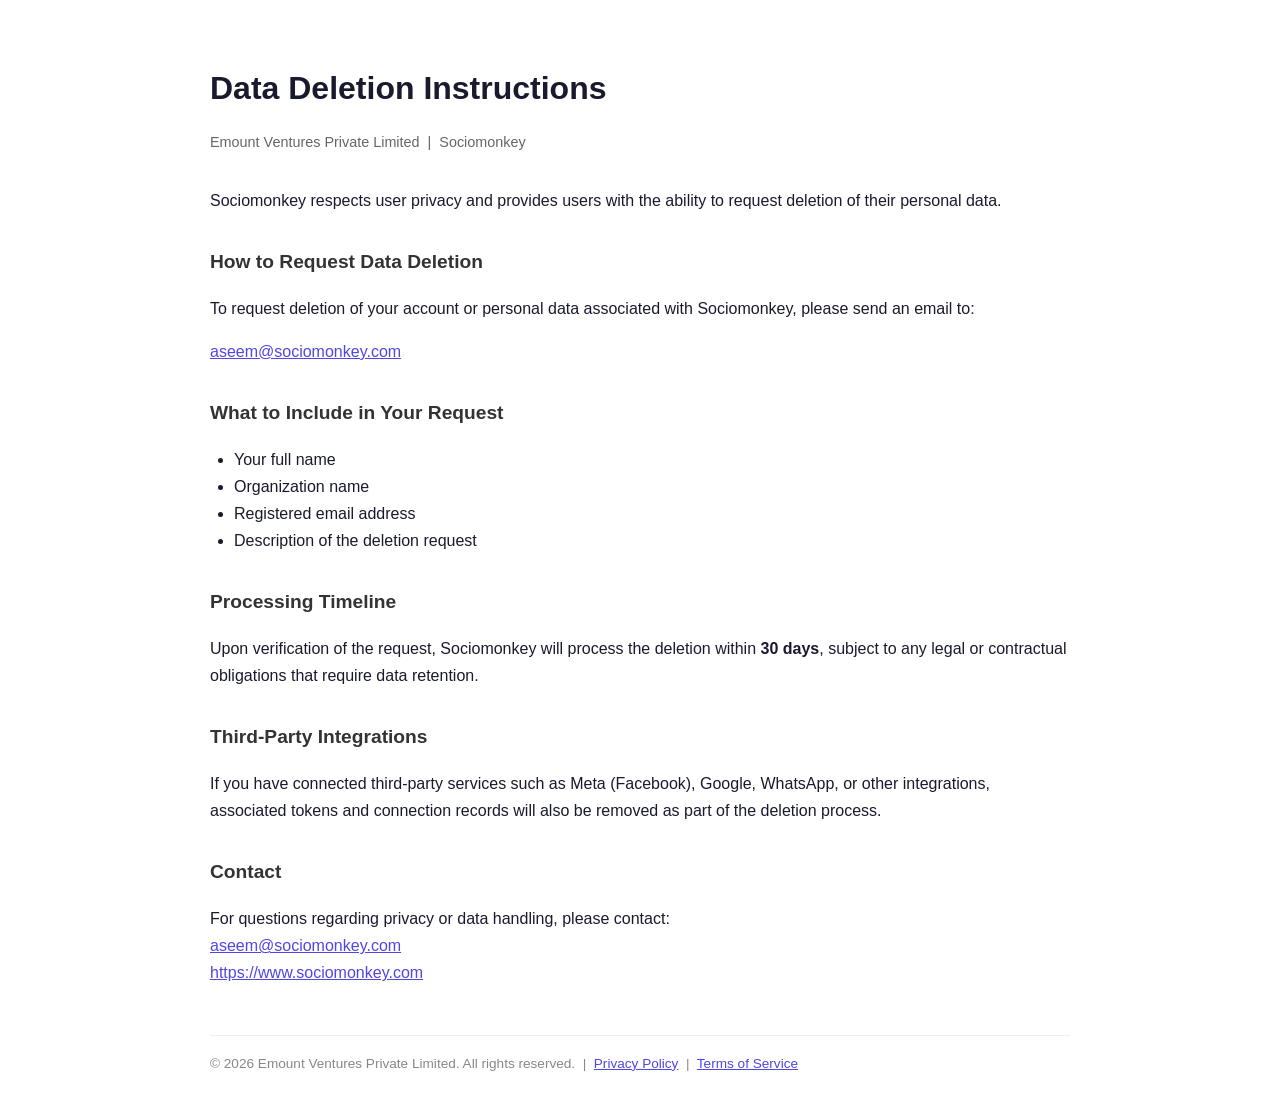
<file: data-deletion.html>
<!DOCTYPE html>
<html lang="en">
<head>
  <meta charset="UTF-8">
  <meta name="viewport" content="width=device-width, initial-scale=1.0">
  <title>Data Deletion – Sociomonkey</title>
  <style>
    body { font-family: -apple-system, BlinkMacSystemFont, 'Segoe UI', sans-serif; max-width: 860px; margin: 0 auto; padding: 40px 24px; color: #1a1a2e; line-height: 1.7; }
    h1 { font-size: 2rem; margin-bottom: 4px; }
    h2 { font-size: 1.2rem; margin-top: 2rem; color: #333; }
    .meta { color: #666; font-size: 0.9rem; margin-bottom: 2rem; }
    ul { padding-left: 1.5rem; }
    a { color: #4f46e5; }
    footer { margin-top: 3rem; padding-top: 1rem; border-top: 1px solid #eee; font-size: 0.85rem; color: #888; }
  </style>
</head>
<body>
  <h1>Data Deletion Instructions</h1>
  <p class="meta">Emount Ventures Private Limited &nbsp;|&nbsp; Sociomonkey</p>

  <p>Sociomonkey respects user privacy and provides users with the ability to request deletion of their personal data.</p>

  <h2>How to Request Data Deletion</h2>
  <p>To request deletion of your account or personal data associated with Sociomonkey, please send an email to:</p>
  <p><a href="mailto:aseem@sociomonkey.com">aseem@sociomonkey.com</a></p>

  <h2>What to Include in Your Request</h2>
  <ul>
    <li>Your full name</li>
    <li>Organization name</li>
    <li>Registered email address</li>
    <li>Description of the deletion request</li>
  </ul>

  <h2>Processing Timeline</h2>
  <p>Upon verification of the request, Sociomonkey will process the deletion within <strong>30 days</strong>, subject to any legal or contractual obligations that require data retention.</p>

  <h2>Third-Party Integrations</h2>
  <p>If you have connected third-party services such as Meta (Facebook), Google, WhatsApp, or other integrations, associated tokens and connection records will also be removed as part of the deletion process.</p>

  <h2>Contact</h2>
  <p>For questions regarding privacy or data handling, please contact:<br>
  <a href="mailto:aseem@sociomonkey.com">aseem@sociomonkey.com</a><br>
  <a href="https://www.sociomonkey.com">https://www.sociomonkey.com</a></p>

  <footer>© 2026 Emount Ventures Private Limited. All rights reserved. &nbsp;|&nbsp;
    <a href="/privacy.html">Privacy Policy</a> &nbsp;|&nbsp;
    <a href="/terms.html">Terms of Service</a>
  </footer>
</body>
</html>
</file>
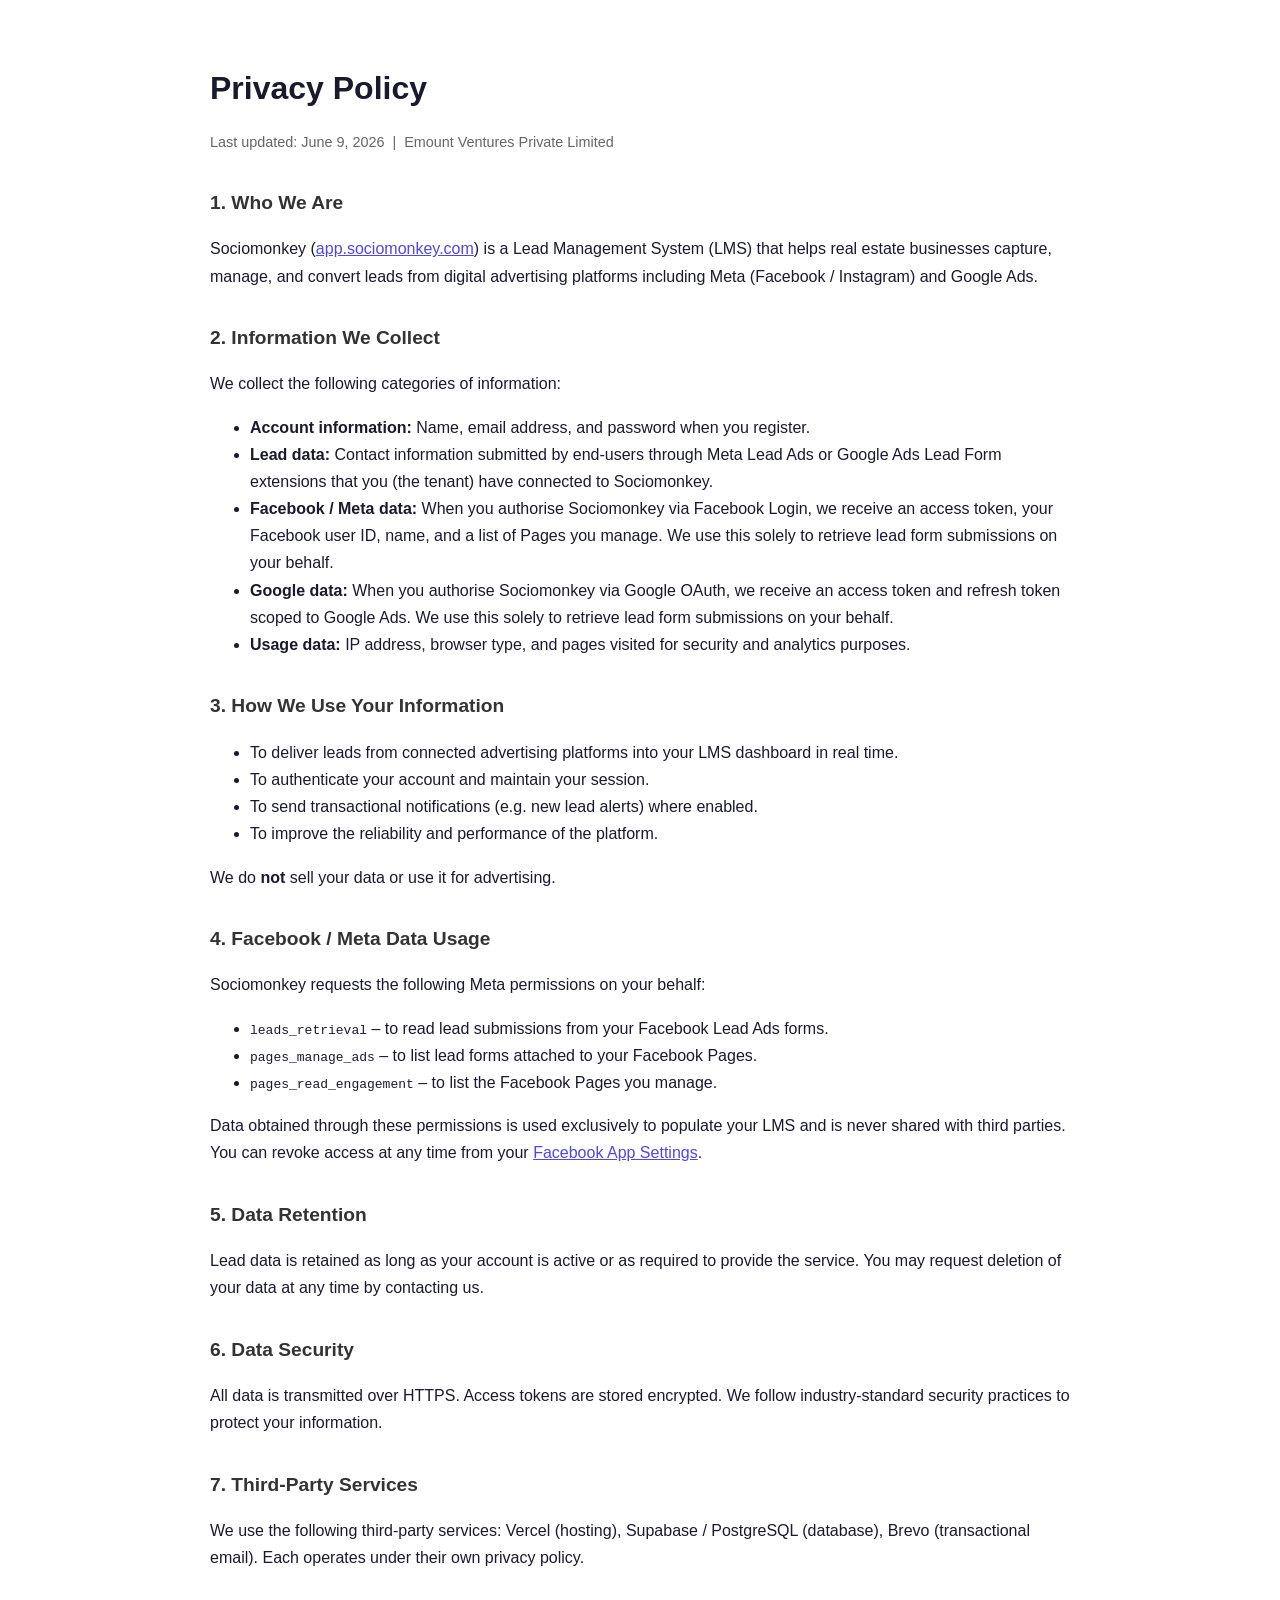
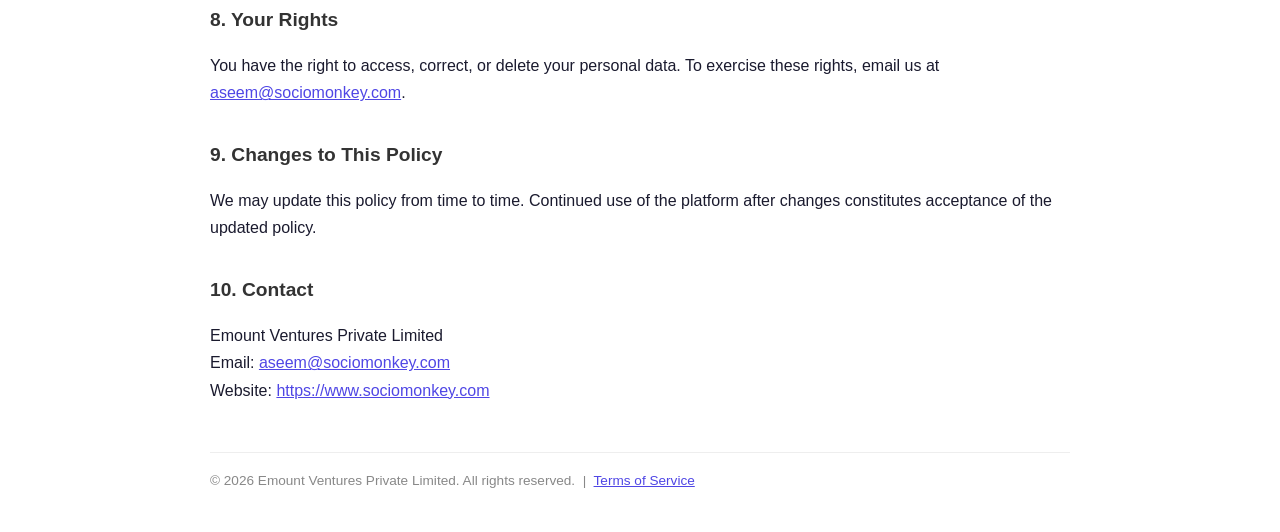
<file: privacy.html>
<!DOCTYPE html>
<html lang="en">
<head>
  <meta charset="UTF-8">
  <meta name="viewport" content="width=device-width, initial-scale=1.0">
  <title>Privacy Policy – Sociomonkey</title>
  <style>
    body { font-family: -apple-system, BlinkMacSystemFont, 'Segoe UI', sans-serif; max-width: 860px; margin: 0 auto; padding: 40px 24px; color: #1a1a2e; line-height: 1.7; }
    h1 { font-size: 2rem; margin-bottom: 4px; }
    h2 { font-size: 1.2rem; margin-top: 2rem; color: #333; }
    .meta { color: #666; font-size: 0.9rem; margin-bottom: 2rem; }
    a { color: #4f46e5; }
    footer { margin-top: 3rem; padding-top: 1rem; border-top: 1px solid #eee; font-size: 0.85rem; color: #888; }
  </style>
</head>
<body>
  <h1>Privacy Policy</h1>
  <p class="meta">Last updated: June 9, 2026 &nbsp;|&nbsp; Emount Ventures Private Limited</p>

  <h2>1. Who We Are</h2>
  <p>Sociomonkey (<a href="https://app.sociomonkey.com">app.sociomonkey.com</a>) is a Lead Management System (LMS) that helps real estate businesses capture, manage, and convert leads from digital advertising platforms including Meta (Facebook / Instagram) and Google Ads.</p>

  <h2>2. Information We Collect</h2>
  <p>We collect the following categories of information:</p>
  <ul>
    <li><strong>Account information:</strong> Name, email address, and password when you register.</li>
    <li><strong>Lead data:</strong> Contact information submitted by end-users through Meta Lead Ads or Google Ads Lead Form extensions that you (the tenant) have connected to Sociomonkey.</li>
    <li><strong>Facebook / Meta data:</strong> When you authorise Sociomonkey via Facebook Login, we receive an access token, your Facebook user ID, name, and a list of Pages you manage. We use this solely to retrieve lead form submissions on your behalf.</li>
    <li><strong>Google data:</strong> When you authorise Sociomonkey via Google OAuth, we receive an access token and refresh token scoped to Google Ads. We use this solely to retrieve lead form submissions on your behalf.</li>
    <li><strong>Usage data:</strong> IP address, browser type, and pages visited for security and analytics purposes.</li>
  </ul>

  <h2>3. How We Use Your Information</h2>
  <ul>
    <li>To deliver leads from connected advertising platforms into your LMS dashboard in real time.</li>
    <li>To authenticate your account and maintain your session.</li>
    <li>To send transactional notifications (e.g. new lead alerts) where enabled.</li>
    <li>To improve the reliability and performance of the platform.</li>
  </ul>
  <p>We do <strong>not</strong> sell your data or use it for advertising.</p>

  <h2>4. Facebook / Meta Data Usage</h2>
  <p>Sociomonkey requests the following Meta permissions on your behalf:</p>
  <ul>
    <li><code>leads_retrieval</code> – to read lead submissions from your Facebook Lead Ads forms.</li>
    <li><code>pages_manage_ads</code> – to list lead forms attached to your Facebook Pages.</li>
    <li><code>pages_read_engagement</code> – to list the Facebook Pages you manage.</li>
  </ul>
  <p>Data obtained through these permissions is used exclusively to populate your LMS and is never shared with third parties. You can revoke access at any time from your <a href="https://www.facebook.com/settings?tab=applications" target="_blank">Facebook App Settings</a>.</p>

  <h2>5. Data Retention</h2>
  <p>Lead data is retained as long as your account is active or as required to provide the service. You may request deletion of your data at any time by contacting us.</p>

  <h2>6. Data Security</h2>
  <p>All data is transmitted over HTTPS. Access tokens are stored encrypted. We follow industry-standard security practices to protect your information.</p>

  <h2>7. Third-Party Services</h2>
  <p>We use the following third-party services: Vercel (hosting), Supabase / PostgreSQL (database), Brevo (transactional email). Each operates under their own privacy policy.</p>

  <h2>8. Your Rights</h2>
  <p>You have the right to access, correct, or delete your personal data. To exercise these rights, email us at <a href="mailto:aseem@sociomonkey.com">aseem@sociomonkey.com</a>.</p>

  <h2>9. Changes to This Policy</h2>
  <p>We may update this policy from time to time. Continued use of the platform after changes constitutes acceptance of the updated policy.</p>

  <h2>10. Contact</h2>
  <p>Emount Ventures Private Limited<br>
  Email: <a href="mailto:aseem@sociomonkey.com">aseem@sociomonkey.com</a><br>
  Website: <a href="https://www.sociomonkey.com">https://www.sociomonkey.com</a></p>

  <footer>© 2026 Emount Ventures Private Limited. All rights reserved. &nbsp;|&nbsp; <a href="/terms.html">Terms of Service</a></footer>
</body>
</html>
</file>
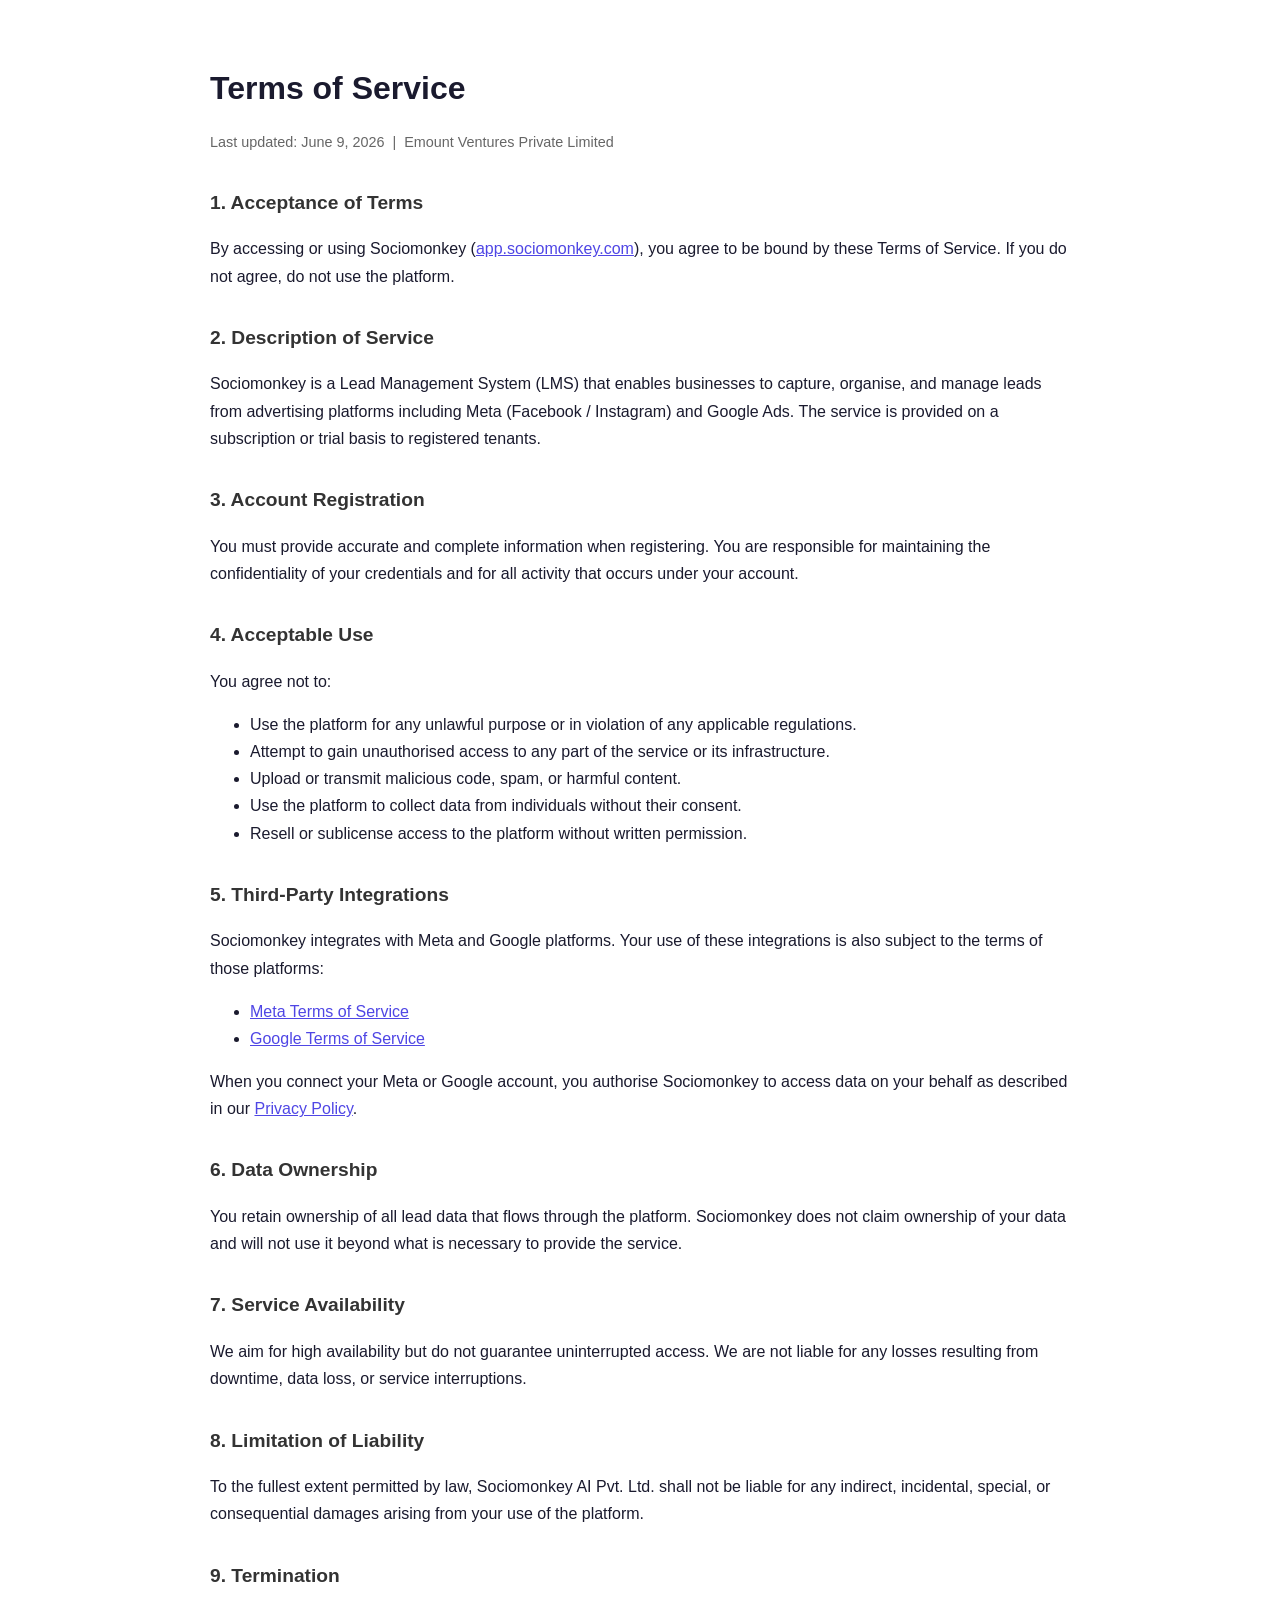
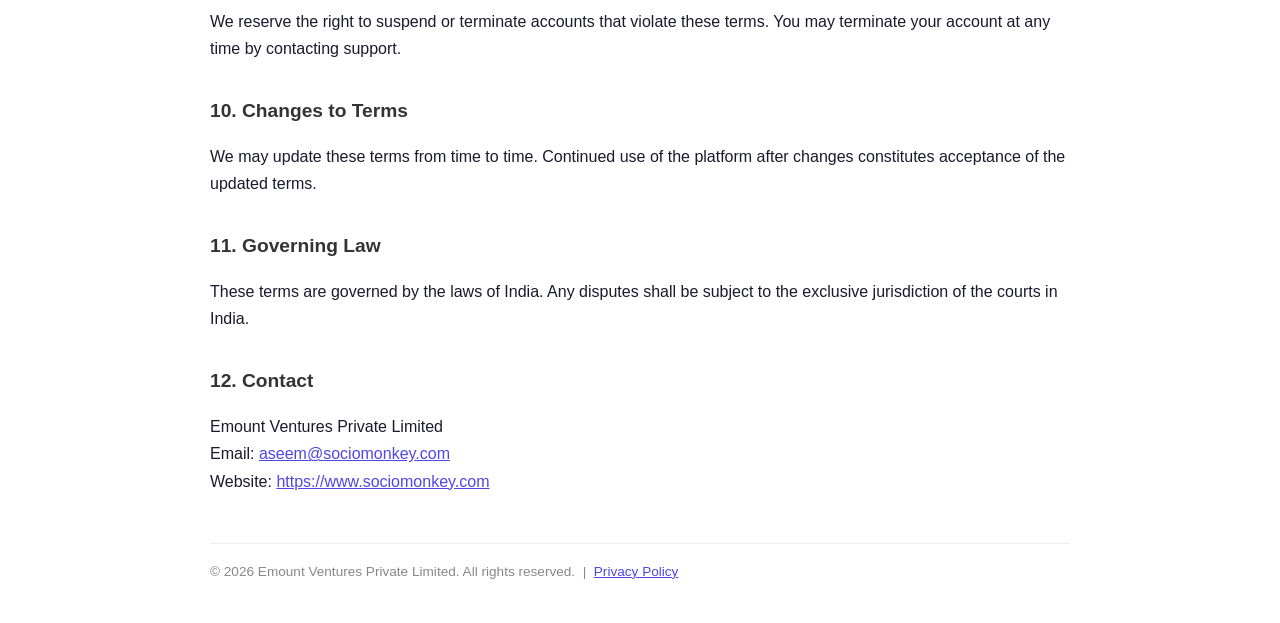
<file: terms.html>
<!DOCTYPE html>
<html lang="en">
<head>
  <meta charset="UTF-8">
  <meta name="viewport" content="width=device-width, initial-scale=1.0">
  <title>Terms of Service – Sociomonkey</title>
  <style>
    body { font-family: -apple-system, BlinkMacSystemFont, 'Segoe UI', sans-serif; max-width: 860px; margin: 0 auto; padding: 40px 24px; color: #1a1a2e; line-height: 1.7; }
    h1 { font-size: 2rem; margin-bottom: 4px; }
    h2 { font-size: 1.2rem; margin-top: 2rem; color: #333; }
    .meta { color: #666; font-size: 0.9rem; margin-bottom: 2rem; }
    a { color: #4f46e5; }
    footer { margin-top: 3rem; padding-top: 1rem; border-top: 1px solid #eee; font-size: 0.85rem; color: #888; }
  </style>
</head>
<body>
  <h1>Terms of Service</h1>
  <p class="meta">Last updated: June 9, 2026 &nbsp;|&nbsp; Emount Ventures Private Limited</p>

  <h2>1. Acceptance of Terms</h2>
  <p>By accessing or using Sociomonkey (<a href="https://app.sociomonkey.com">app.sociomonkey.com</a>), you agree to be bound by these Terms of Service. If you do not agree, do not use the platform.</p>

  <h2>2. Description of Service</h2>
  <p>Sociomonkey is a Lead Management System (LMS) that enables businesses to capture, organise, and manage leads from advertising platforms including Meta (Facebook / Instagram) and Google Ads. The service is provided on a subscription or trial basis to registered tenants.</p>

  <h2>3. Account Registration</h2>
  <p>You must provide accurate and complete information when registering. You are responsible for maintaining the confidentiality of your credentials and for all activity that occurs under your account.</p>

  <h2>4. Acceptable Use</h2>
  <p>You agree not to:</p>
  <ul>
    <li>Use the platform for any unlawful purpose or in violation of any applicable regulations.</li>
    <li>Attempt to gain unauthorised access to any part of the service or its infrastructure.</li>
    <li>Upload or transmit malicious code, spam, or harmful content.</li>
    <li>Use the platform to collect data from individuals without their consent.</li>
    <li>Resell or sublicense access to the platform without written permission.</li>
  </ul>

  <h2>5. Third-Party Integrations</h2>
  <p>Sociomonkey integrates with Meta and Google platforms. Your use of these integrations is also subject to the terms of those platforms:</p>
  <ul>
    <li><a href="https://www.facebook.com/terms" target="_blank">Meta Terms of Service</a></li>
    <li><a href="https://policies.google.com/terms" target="_blank">Google Terms of Service</a></li>
  </ul>
  <p>When you connect your Meta or Google account, you authorise Sociomonkey to access data on your behalf as described in our <a href="/privacy.html">Privacy Policy</a>.</p>

  <h2>6. Data Ownership</h2>
  <p>You retain ownership of all lead data that flows through the platform. Sociomonkey does not claim ownership of your data and will not use it beyond what is necessary to provide the service.</p>

  <h2>7. Service Availability</h2>
  <p>We aim for high availability but do not guarantee uninterrupted access. We are not liable for any losses resulting from downtime, data loss, or service interruptions.</p>

  <h2>8. Limitation of Liability</h2>
  <p>To the fullest extent permitted by law, Sociomonkey AI Pvt. Ltd. shall not be liable for any indirect, incidental, special, or consequential damages arising from your use of the platform.</p>

  <h2>9. Termination</h2>
  <p>We reserve the right to suspend or terminate accounts that violate these terms. You may terminate your account at any time by contacting support.</p>

  <h2>10. Changes to Terms</h2>
  <p>We may update these terms from time to time. Continued use of the platform after changes constitutes acceptance of the updated terms.</p>

  <h2>11. Governing Law</h2>
  <p>These terms are governed by the laws of India. Any disputes shall be subject to the exclusive jurisdiction of the courts in India.</p>

  <h2>12. Contact</h2>
  <p>Emount Ventures Private Limited<br>
  Email: <a href="mailto:aseem@sociomonkey.com">aseem@sociomonkey.com</a><br>
  Website: <a href="https://www.sociomonkey.com">https://www.sociomonkey.com</a></p>

  <footer>© 2026 Emount Ventures Private Limited. All rights reserved. &nbsp;|&nbsp; <a href="/privacy.html">Privacy Policy</a></footer>
</body>
</html>
</file>
